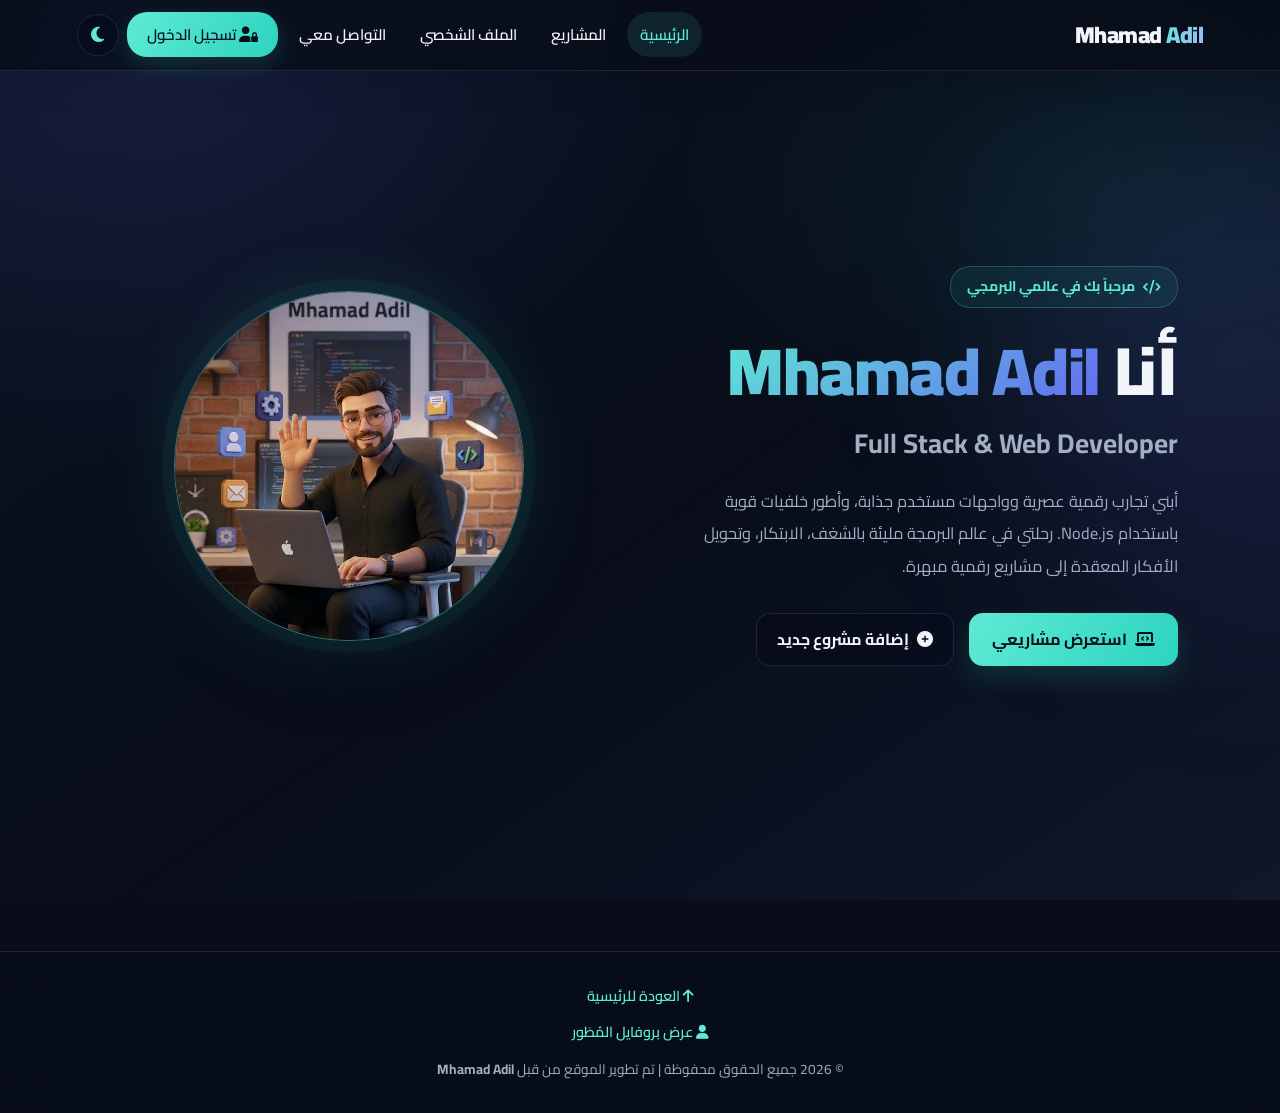
<file: index.html>
<!DOCTYPE html>
<html lang="ar" dir="rtl">
<head>
    <meta charset="UTF-8">
    <meta name="viewport" content="width=device-width, initial-scale=1.0">
    <title>Mhamad Adil - Full Stack Developer</title>
    <link href="https://fonts.googleapis.com/css2?family=Cairo:wght@300;400;600;700;900&display=swap" rel="stylesheet">
    <link rel="stylesheet" href="https://cdnjs.cloudflare.com/ajax/libs/font-awesome/6.4.0/css/all.min.css">
    <link rel="stylesheet" href="style.css">
</head>
<body>
    <!-- شاشة التحميل (JavaScript) -->
    <div id="loader">
        <div class="spinner-box">
            <div class="circle-border"><div class="circle-core"></div></div>
            <p class="loader-text">جاري التحميل...</p>
        </div>
    </div>

    <!-- شريط التنقل العلوي (Navbar) -->
    <nav class="navbar">
        <div class="logo">Mhamad <span>Adil</span></div>
        <ul class="nav-links">
            <li><a href="index.html" class="active">الرئيسية</a></li>
            <li><a href="projects.html">المشاريع</a></li>
            <li><a href="profile.html">الملف الشخصي</a></li>
            <li><a href="contact.html">التواصل معي</a></li>
            <li><a href="login.html" class="login-btn"><i class="fa-solid fa-user-lock"></i> تسجيل الدخول</a></li>
            <li>
                <button id="theme-toggle" class="theme-toggle-btn" title="تغيير المظهر" aria-label="تغيير المظهر">
                    <i class="fa-solid fa-moon"></i>
                </button>
            </li>
        </ul>
    </nav>

    <!-- الواجهة الرئيسية (Hero Section) المحدث -->
    <main>
        <section class="hero-section">
            <div class="hero-container">
                <div class="hero-content">
                    <div class="welcome-badge">
                        <i class="fa-solid fa-code"></i> مرحباً بك في عالمي البرمجي
                    </div>
                    <h1 class="glitch-text">أنا <span class="highlight">Mhamad Adil</span></h1>
                    <h2 class="hero-subtitle">Full Stack & Web Developer</h2>
                    <p class="hero-desc">
                        أبني تجارب رقمية عصرية وواجهات مستخدم جذابة، وأطور خلفيات قوية باستخدام Node.js. رحلتي في عالم البرمجة مليئة بالشغف، الابتكار، وتحويل الأفكار المعقدة إلى مشاريع رقمية مبهرة.
                    </p>
                    <div class="hero-buttons">
                        <a href="projects.html" class="btn-primary"><i class="fa-solid fa-laptop-code"></i> استعرض مشاريعي</a>
                        <a href="projects.html#add-project" class="btn-secondary"><i class="fa-solid fa-plus-circle"></i> إضافة مشروع جديد</a>
                    </div>
                </div>

                <div class="hero-image-wrapper">
                    <div class="profile-img-container">
                        <!-- ضع صورة صاحب الموقع باسم profile.jpg بجانب index.html -->
                        <img src="Mhamad_Dev 2 photo.jpeg" alt="صورة Mhamad Adil الشخصية" class="hero-profile-pic">
                    </div>
                </div>
            </div>
        </section>
    </main>

    <!-- الفوتر (Footer) -->
    <footer>
        <div class="footer-content">
            <a href="index.html" class="back-to-top"><i class="fa-solid fa-arrow-up"></i> العودة للرئيسية</a>
            <a href="profile.html" class="dev-profile-link"><i class="fa-solid fa-user"></i> عرض بروفايل المُطَور</a>
            <p class="copyright">© 2026 جميع الحقوق محفوظة | تم تطوير الموقع من قبل <strong>Mhamad Adil</strong></p>
        </div>
    </footer>

    <script src="script.js"></script>
</body>
</html>
</file>
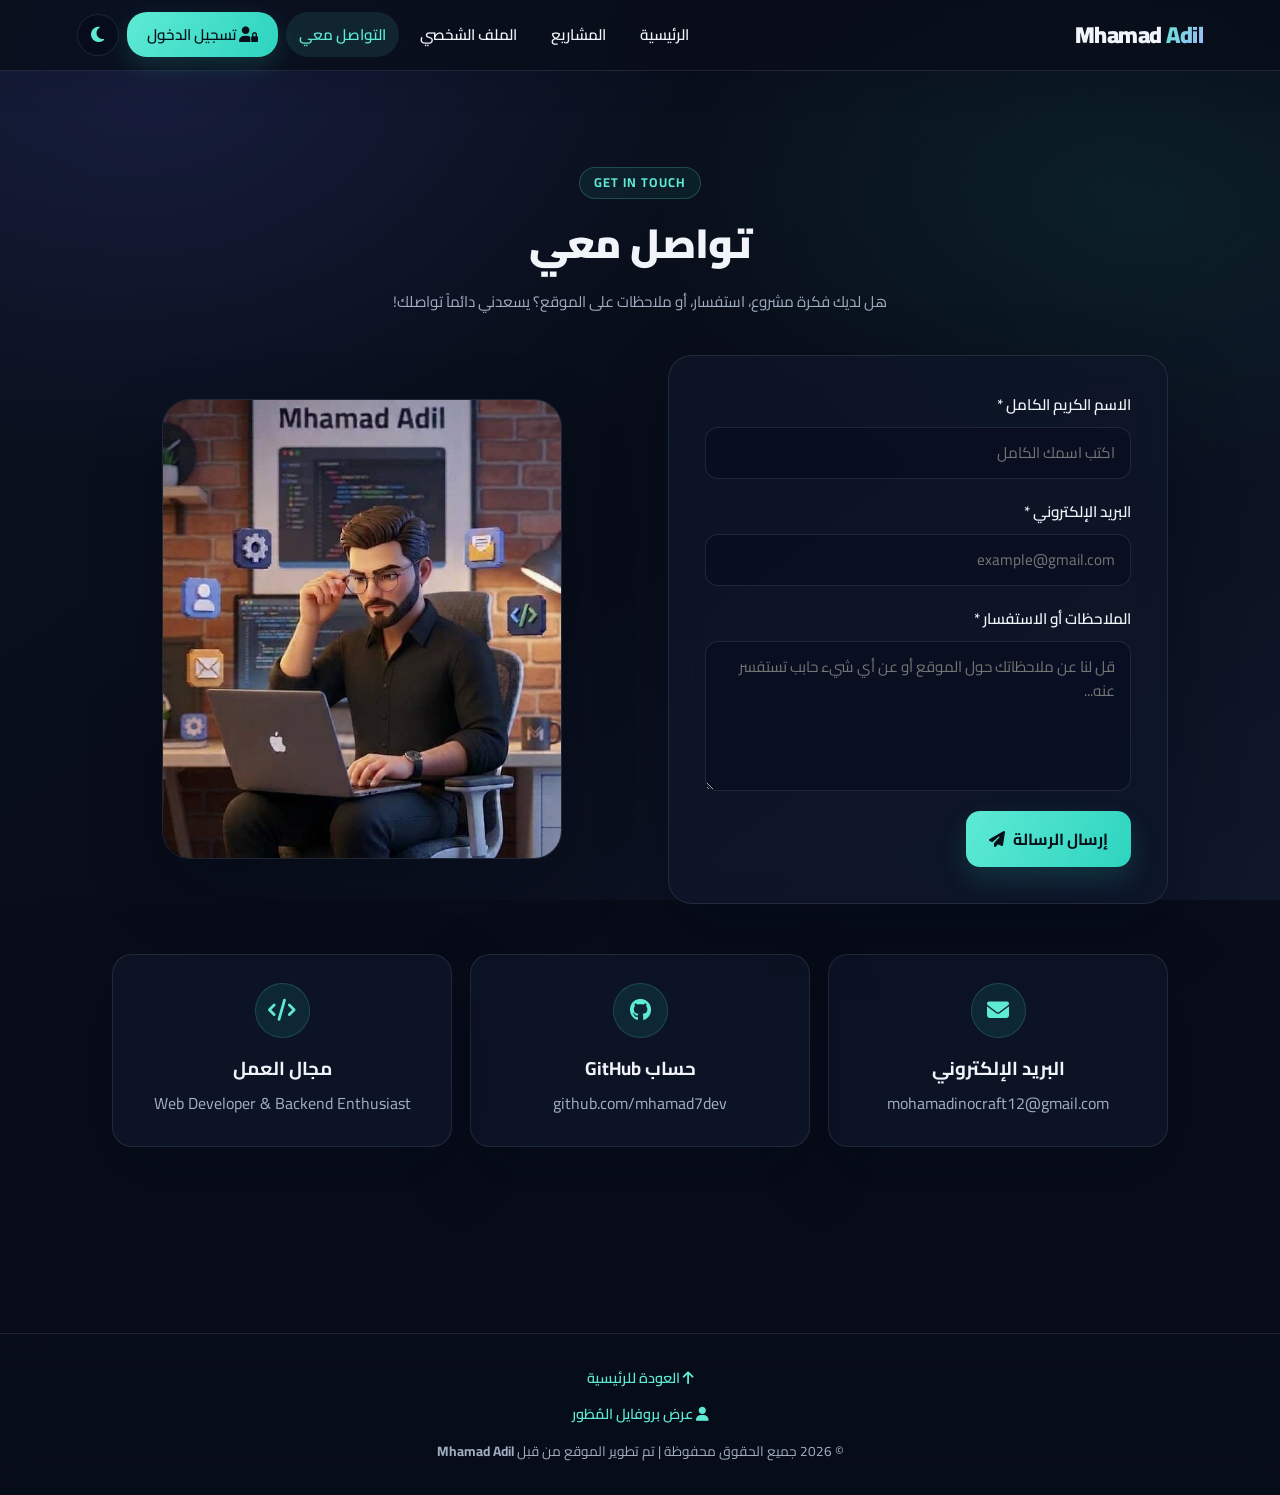
<file: contact.html>
<!DOCTYPE html>
<html lang="ar" dir="rtl">
<head>
    <meta charset="UTF-8">
    <meta name="viewport" content="width=device-width, initial-scale=1.0">
    <title>Mhamad Adil - التواصل معي</title>
    <link href="https://fonts.googleapis.com/css2?family=Cairo:wght@300;400;600;700;900&display=swap" rel="stylesheet">
    <link rel="stylesheet" href="https://cdnjs.cloudflare.com/ajax/libs/font-awesome/6.4.0/css/all.min.css">
    <link rel="stylesheet" href="style.css">
</head>
<body>
    <!-- شاشة التحميل (مهمة لـ script.js) -->
    <div id="loader">
        <div class="spinner-box">
            <div class="circle-border"><div class="circle-core"></div></div>
            <p class="loader-text">جاري التحميل...</p>
        </div>
    </div>

    <!-- النافبار -->
    <nav class="navbar">
        <div class="logo">Mhamad <span>Adil</span></div>
        <ul class="nav-links">
            <li><a href="index.html">الرئيسية</a></li>
            <li><a href="projects.html">المشاريع</a></li>
            <li><a href="profile.html">الملف الشخصي</a></li>
            <li><a href="contact.html" class="active">التواصل معي</a></li>
            <li><a href="login.html" class="login-btn"><i class="fa-solid fa-user-lock"></i> تسجيل الدخول</a></li>
            <li>
                <button id="theme-toggle" class="theme-toggle-btn" title="تغيير المظهر">
                    <i class="fa-solid fa-moon"></i>
                </button>
            </li>
        </ul>
    </nav>

    <!-- قسم التواصل الرئيسي -->
    <main class="contact-page-wrapper">
        <section class="section-container">
            <div class="section-header">
                <span class="sub-badge">GET IN TOUCH</span>
                <h2 class="section-title">تواصل معي</h2>
                <p class="section-desc">هل لديك فكرة مشروع، استفسار، أو ملاحظات على الموقع؟ يسعدني دائماً تواصلك!</p>
            </div>

            <!-- شبكة التواصل (النموذج والصورة) -->
            <div class="contact-grid">
                <!-- نموذج إرسال الرسالة -->
                <div class="contact-form-container">
                    <form id="contact-form" class="glass-card">
                        <div class="form-group">
                            <label for="contact-name">الاسم الكريم الكامل *</label>
                            <input type="text" id="contact-name" placeholder="اكتب اسمك الكامل" required>
                        </div>
                        <div class="form-group">
                            <label for="contact-email">البريد الإلكتروني *</label>
                            <input type="email" id="contact-email" placeholder="example@gmail.com" required>
                        </div>
                        <div class="form-group">
                            <label for="contact-message">الملاحظات أو الاستفسار *</label>
                            <textarea id="contact-message" rows="5" placeholder="قل لنا عن ملاحظاتك حول الموقع أو عن أي شيء حابب تستفسر عنه..." required></textarea>
                        </div>
                        <button type="submit" class="btn-submit">
                            إرسال الرسالة <i class="fa-solid fa-paper-plane"></i>
                        </button>
                    </form>
                </div>

                <!-- الجانب البصري (صورتك الشخصية الفخمة) -->
                <div class="contact-visual-side">
                    <div class="contact-img-wrapper">
                        <div class="visual-glow"></div>
                        <img src="Mhamad_Dev photo.jpeg" alt="Mhamad Adil" class="contact-pic">
                    </div>
                </div>
            </div>

            <!-- كروت معلومات التواصل السريعة -->
            <div class="contact-cards-container">
                <div class="info-card">
                    <div class="icon-box"><i class="fa-solid fa-envelope"></i></div>
                    <h3>البريد الإلكتروني</h3>
                    <p>mohamadinocraft12@gmail.com</p>
                </div>

                <!-- كرت GitHub القابل للضغط واللمس بشكل خاص -->
                <a href="https://github.com/mhamad7dev" target="_blank" rel="noopener noreferrer" class="info-card github-clickable-card">
                    <div class="icon-box"><i class="fa-brands fa-github"></i></div>
                    <h3>حساب GitHub</h3>
                    <p>github.com/mhamad7dev</p>
                </a>

                <div class="info-card">
                    <div class="icon-box"><i class="fa-solid fa-code"></i></div>
                    <h3>مجال العمل</h3>
                    <p>Web Developer & Backend Enthusiast</p>
                </div>
            </div>
        </section>
    </main>

    <!-- الفوتر -->
    <footer>
        <div class="footer-content">
            <a href="index.html" class="back-to-top"><i class="fa-solid fa-arrow-up"></i> العودة للرئيسية</a>
            <a href="profile.html" class="dev-profile-link"><i class="fa-solid fa-user"></i> عرض بروفايل المُطَور</a>
            <p class="copyright">© 2026 جميع الحقوق محفوظة | تم تطوير الموقع من قبل <strong>Mhamad Adil</strong></p>
        </div>
    </footer>

    <script src="script.js"></script>
</body>
</html>
</file>
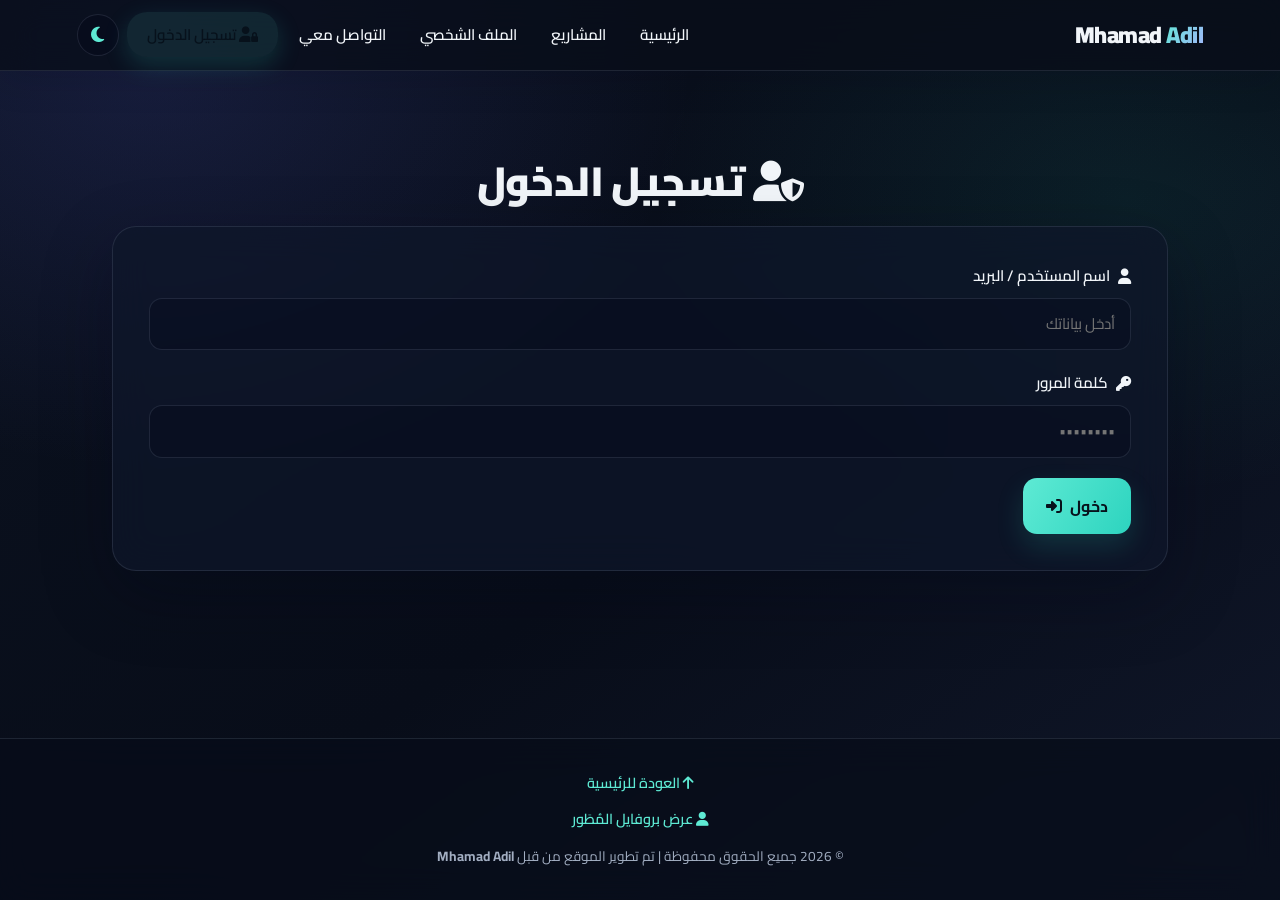
<file: login.html>
<!DOCTYPE html>
<html lang="ar" dir="rtl">
<head>
    <meta charset="UTF-8">
    <meta name="viewport" content="width=device-width, initial-scale=1.0">
    <title>Mhamad Adil - تسجيل الدخول</title>
    <link href="https://fonts.googleapis.com/css2?family=Cairo:wght@300;400;600;700;900&display=swap" rel="stylesheet">
    <link rel="stylesheet" href="https://cdnjs.cloudflare.com/ajax/libs/font-awesome/6.4.0/css/all.min.css">
    <link rel="stylesheet" href="style.css">
</head>
<body>
    <!-- شاشة التحميل -->
    <div id="loader">
        <div class="spinner-box">
            <div class="circle-border"><div class="circle-core"></div></div>
            <p class="loader-text">جاري التحميل...</p>
        </div>
    </div>

    <!-- شريط التنقل العلوي -->
    <nav class="navbar">
        <div class="logo">Mhamad <span>Adil</span></div>
        <ul class="nav-links">
            <li><a href="index.html">الرئيسية</a></li>
            <li><a href="projects.html">المشاريع</a></li>
            <li><a href="profile.html">الملف الشخصي</a></li>
            <li><a href="contact.html">التواصل معي</a></li>
            <li><a href="login.html" class="login-btn active"><i class="fa-solid fa-user-lock"></i> تسجيل الدخول</a></li>
            <li>
                <button id="theme-toggle" class="theme-toggle-btn" title="تغيير المظهر">
                    <i class="fa-solid fa-moon"></i>
                </button>
            </li>
        </ul>
    </nav>

    <!-- نموذج تسجيل الدخول -->
    <main>
        <section class="section-container">
            <h2 class="section-title"><i class="fa-solid fa-user-shield"></i> تسجيل الدخول</h2>
            <form id="login-form" class="glass-card">
                <div class="form-group">
                    <label for="login-username"><i class="fa-solid fa-user"></i> اسم المستخدم / البريد</label>
                    <input type="text" id="login-username" placeholder="أدخل بياناتك" required>
                </div>
                <div class="form-group">
                    <label for="login-password"><i class="fa-solid fa-key"></i> كلمة المرور</label>
                    <input type="password" id="login-password" placeholder="••••••••" required>
                </div>
                <button type="submit" class="btn-submit">دخول <i class="fa-solid fa-right-to-bracket"></i></button>
            </form>
        </section>
    </main>

    <!-- الفوتر -->
    <footer>
        <div class="footer-content">
            <a href="index.html" class="back-to-top"><i class="fa-solid fa-arrow-up"></i> العودة للرئيسية</a>
            <a href="profile.html" class="dev-profile-link"><i class="fa-solid fa-user"></i> عرض بروفايل المُطَور</a>
            <p class="copyright">© 2026 جميع الحقوق محفوظة | تم تطوير الموقع من قبل <strong>Mhamad Adil</strong></p>
        </div>
    </footer>

    <script src="script.js"></script>
</body>
</html>
</file>
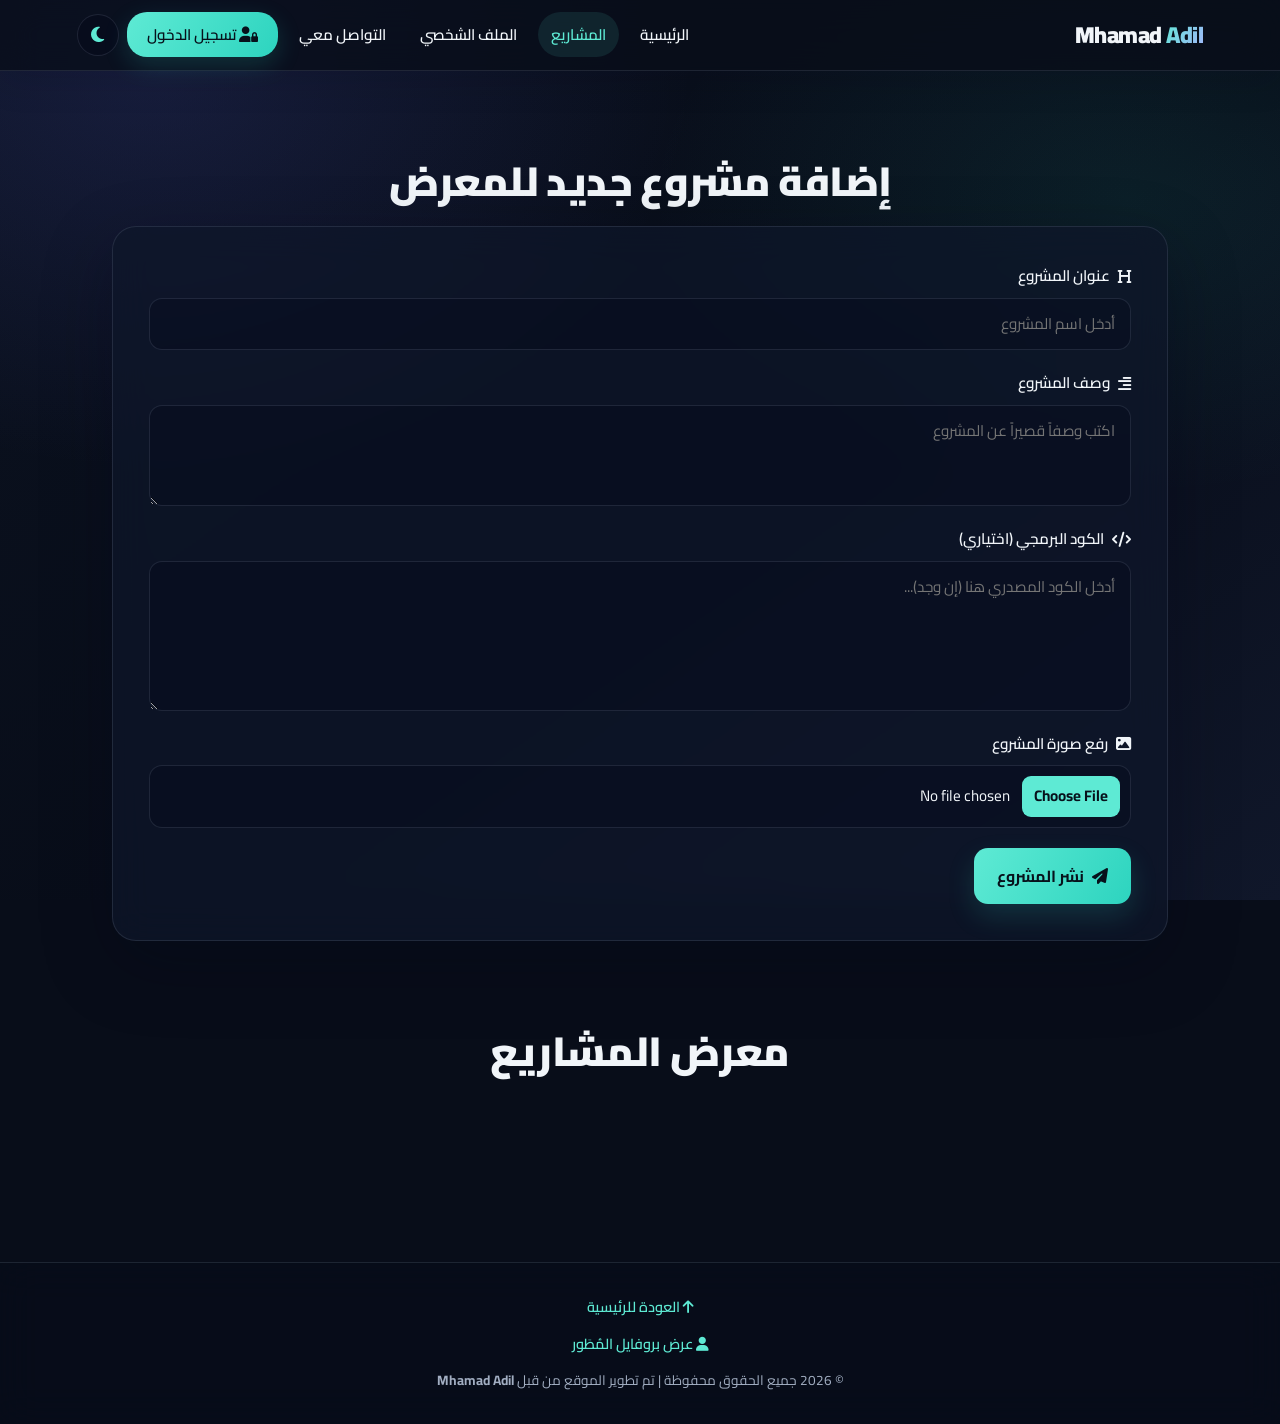
<file: projects.html>
<!DOCTYPE html>
<html lang="ar" dir="rtl">
<head>
    <meta charset="UTF-8">
    <meta name="viewport" content="width=device-width, initial-scale=1.0">
    <title>Mhamad Adil - المشاريع</title>
    <link href="https://fonts.googleapis.com/css2?family=Cairo:wght@300;400;600;700;900&display=swap" rel="stylesheet">
    <link rel="stylesheet" href="https://cdnjs.cloudflare.com/ajax/libs/font-awesome/6.4.0/css/all.min.css">
    <link rel="stylesheet" href="style.css">
</head>
<body>
    <!-- شاشة التحميل (خاصة بالـ JS) -->
    <div id="loader">
        <div class="spinner-box">
            <div class="circle-border"><div class="circle-core"></div></div>
            <p class="loader-text">جاري التحميل...</p>
        </div>
    </div>

    <!-- شريط التنقل العلوي -->
    <nav class="navbar">
        <div class="logo">Mhamad <span>Adil</span></div>
        <ul class="nav-links">
            <li><a href="index.html">الرئيسية</a></li>
            <li><a href="projects.html" class="active">المشاريع</a></li>
            <li><a href="profile.html">الملف الشخصي</a></li>
            <li><a href="contact.html">التواصل معي</a></li>
            <li><a href="login.html" class="login-btn"><i class="fa-solid fa-user-lock"></i> تسجيل الدخول</a></li>
            <li>
                <button id="theme-toggle" class="theme-toggle-btn" title="تغيير المظهر">
                    <i class="fa-solid fa-moon"></i>
                </button>
            </li>
        </ul>
    </nav>

    <main>
        <!-- قسم إضافة مشروع جديد -->
        <section id="add-project" class="section-container">
            <h2 class="section-title">إضافة مشروع جديد للمعرض</h2>
            <form id="project-form" class="glass-card">
                <div class="form-group">
                    <label for="project-title"><i class="fa-solid fa-heading"></i> عنوان المشروع</label>
                    <input type="text" id="project-title" placeholder="أدخل اسم المشروع" required>
                </div>
                <div class="form-group">
                    <label for="project-desc"><i class="fa-solid fa-align-right"></i> وصف المشروع</label>
                    <textarea id="project-desc" rows="3" placeholder="اكتب وصفاً قصيراً عن المشروع" required></textarea>
                </div>
                <div class="form-group">
                    <label for="project-code"><i class="fa-solid fa-code"></i> الكود البرمجي (اختياري)</label>
                    <textarea id="project-code" rows="5" placeholder="أدخل الكود المصدري هنا (إن وجد)..."></textarea>
                </div>
                <div class="form-group">
                    <label for="project-image"><i class="fa-solid fa-image"></i> رفع صورة المشروع</label>
                    <input type="file" id="project-image" class="custom-file-input" accept="image/*" required>
                </div>
                <button type="submit" class="btn-submit"><i class="fa-solid fa-paper-plane"></i> نشر المشروع</button>
            </form>
        </section>

        <!-- قسم عرض معرض المشاريع -->
        <section class="section-container">
            <h2 class="section-title">معرض المشاريع</h2>
            <div id="projects-grid" class="projects-grid"></div>
        </section>
    </main>

    <!-- Modal عرض وتعديل الكود البرمجي -->
    <div id="code-modal" class="modal">
        <div class="modal-content glass-card code-modal-content">
            <span class="close-code-modal">&times;</span>
            <h3 id="code-modal-title">كود المشروع</h3>
            <textarea id="modal-code-editor" rows="12"></textarea>
            <button id="save-code-btn" class="btn-submit">حفظ التعديلات</button>
        </div>
    </div>

    <!-- الفوتر -->
    <footer>
        <div class="footer-content">
            <a href="index.html" class="back-to-top"><i class="fa-solid fa-arrow-up"></i> العودة للرئيسية</a>
            <a href="profile.html" class="dev-profile-link"><i class="fa-solid fa-user"></i> عرض بروفايل المُطَور</a>
            <p class="copyright">© 2026 جميع الحقوق محفوظة | تم تطوير الموقع من قبل <strong>Mhamad Adil</strong></p>
        </div>
    </footer>

    <script src="script.js"></script>
</body>
</html>
</file>
<file: style.css>
/* ==========================================
   المتغيرات والألوان (Theme Variables)
   ========================================== */
:root {
  --primary-color: #00d2ff;
  --secondary-color: #3a7bd5;
  --accent-color: #00f2fe;
  --bg-main: #0f172a;
  --bg-gradient: radial-gradient(circle at top, #1e293b, #0f172a);
  --text-main: #f8fafc;
  --text-muted: #94a3b8;
  --glass-bg: rgba(255, 255, 255, 0.04);
  --glass-border: rgba(255, 255, 255, 0.12);
  --glass-blur: blur(22px);
  --glass-shadow: 0 8px 32px 0 rgba(0, 0, 0, 0.45);
  --input-bg: rgba(255, 255, 255, 0.05);
  --card-hover-bg: rgba(255, 255, 255, 0.08);
}

body.light-mode {
  --primary-color: #0284c7;
  --secondary-color: #2563eb;
  --accent-color: #0ea5e9;
  --bg-main: #f1f5f9;
  --bg-gradient: radial-gradient(circle at top, #ffffff, #e2e8f0);
  --text-main: #0f172a;
  --text-muted: #475569;
  --glass-bg: rgba(255, 255, 255, 0.65);
  --glass-border: rgba(255, 255, 255, 0.8);
  --glass-blur: blur(25px);
  --glass-shadow: 0 8px 32px 0 rgba(31, 38, 135, 0.12);
  --input-bg: rgba(0, 0, 0, 0.03);
  --card-hover-bg: rgba(255, 255, 255, 0.85);
}

* {
  box-sizing: border-box;
  margin: 0;
  padding: 0;
  font-family: "Cairo", sans-serif;
  scroll-behavior: smooth;
}

body {
  background: var(--bg-gradient);
  background-attachment: fixed;
  color: var(--text-main);
  min-height: 100vh;
  display: flex;
  flex-direction: column;
  transition: background 0.4s ease, color 0.4s ease;
}

main { flex: 1; }

/* ==========================================
   1. شاشة التحميل (Loader)
   ========================================== */
#loader {
  position: fixed;
  inset: 0;
  background: var(--bg-main);
  z-index: 9999;
  display: flex;
  justify-content: center;
  align-items: center;
  transition: opacity 0.5s ease, visibility 0.5s ease;
}

#loader.is-hidden {
  opacity: 0;
  visibility: hidden;
  pointer-events: none;
}

.spinner-box { text-align: center; }

.circle-border {
  width: 80px;
  height: 80px;
  padding: 3px;
  display: flex;
  justify-content: center;
  align-items: center;
  border-radius: 50%;
  background: linear-gradient(0deg, rgba(0, 210, 255, 0.1) 33%, var(--primary-color) 100%);
  animation: spin 0.8s linear infinite;
}

.circle-core {
  width: 100%;
  height: 100%;
  background-color: var(--bg-main);
  border-radius: 50%;
}

@keyframes spin {
  from { transform: rotate(0deg); }
  to { transform: rotate(360deg); }
}

.loader-text {
  margin-top: 15px;
  letter-spacing: 2px;
  color: var(--primary-color);
  font-weight: 700;
}

/* ==========================================
   2. شريط التنقل (Navbar)
   ========================================== */
.navbar {
  display: flex;
  justify-content: space-between;
  align-items: center;
  padding: 15px 8%;
  background: var(--glass-bg);
  backdrop-filter: var(--glass-blur);
  -webkit-backdrop-filter: var(--glass-blur);
  position: sticky;
  top: 0;
  z-index: 100;
  border-bottom: 1px solid var(--glass-border);
  box-shadow: 0 4px 20px rgba(0, 0, 0, 0.05);
  transition: background 0.4s ease;
}

.logo { font-size: 1.6rem; font-weight: 900; letter-spacing: 0.5px; }
.logo span { color: var(--primary-color); }

.nav-links {
  display: flex;
  list-style: none;
  gap: 18px;
  align-items: center;
}

.nav-links a {
  color: var(--text-main);
  text-decoration: none;
  transition: all 0.3s ease;
  font-size: 0.95rem;
  font-weight: 600;
  padding: 6px 12px;
  border-radius: 8px;
}

.nav-links a:hover,
.nav-links a.active {
  color: var(--primary-color);
  background: rgba(0, 210, 255, 0.08);
}

.login-btn {
  background: linear-gradient(135deg, var(--primary-color), var(--secondary-color));
  color: #fff !important;
  padding: 8px 20px !important;
  border-radius: 20px !important;
  box-shadow: 0 4px 15px rgba(0, 210, 255, 0.3);
}

.login-btn:hover {
  transform: translateY(-2px);
  box-shadow: 0 6px 20px rgba(0, 210, 255, 0.5);
}

.theme-toggle-btn {
  background: var(--input-bg);
  border: 1px solid var(--glass-border);
  color: var(--primary-color);
  width: 40px;
  height: 40px;
  border-radius: 50%;
  cursor: pointer;
  display: flex;
  align-items: center;
  justify-content: center;
  font-size: 1.1rem;
  transition: all 0.3s ease;
}

.theme-toggle-btn:hover {
  transform: rotate(20deg) scale(1.08);
  background: var(--primary-color);
  color: #fff;
}

/* ==========================================
   3. الحاويات والعناوين الرئيسية
   ========================================== */
.glass-card {
  background: var(--glass-bg);
  backdrop-filter: var(--glass-blur);
  -webkit-backdrop-filter: var(--glass-blur);
  border: 1px solid var(--glass-border);
  border-radius: 20px;
  padding: 30px;
  box-shadow: var(--glass-shadow);
  transition: background 0.4s ease, border 0.4s ease, transform 0.3s ease;
}

.section-container { max-width: 1000px; margin: 30px auto; padding: 0 20px; }
.section-header { text-align: center; margin-bottom: 30px; }

.sub-badge {
  display: inline-block;
  background: rgba(0, 210, 255, 0.1);
  color: var(--primary-color);
  padding: 4px 14px;
  border-radius: 20px;
  font-size: 0.8rem;
  font-weight: 700;
  margin-bottom: 10px;
  border: 1px solid var(--glass-border);
  letter-spacing: 1px;
}

.section-title { text-align: center; font-size: 2.2rem; font-weight: 900; margin-bottom: 8px; }
.section-desc { text-align: center; color: var(--text-muted); font-size: 0.95rem; }

/* ==========================================
   4. الواجهة الرئيسية (Hero Section)
   ========================================== */
.hero-section {
  min-height: 80vh;
  display: flex;
  align-items: center;
  padding: 40px 8%;
}

.hero-container {
  display: flex;
  justify-content: space-between;
  align-items: center;
  width: 100%;
  gap: 50px;
  flex-wrap: wrap;
}

.hero-content { flex: 1; min-width: 300px; text-align: right; }

.welcome-badge {
  display: inline-flex;
  align-items: center;
  gap: 8px;
  background: rgba(0, 210, 255, 0.1);
  color: var(--primary-color);
  padding: 6px 16px;
  border-radius: 20px;
  font-size: 14px;
  font-weight: 700;
  margin-bottom: 20px;
  border: 1px solid var(--glass-border);
}

.hero-content h1 { font-size: 3rem; margin-bottom: 10px; font-weight: 900; line-height: 1.2; }
.hero-subtitle { font-size: 1.5rem; color: var(--text-muted); margin-bottom: 20px; font-weight: 700; }

.highlight {
  color: var(--primary-color);
  background: linear-gradient(135deg, var(--primary-color), var(--secondary-color));
  background-clip: text;
  -webkit-background-clip: text;
  -webkit-text-fill-color: transparent;
}

.hero-desc { max-width: 650px; margin: 0 0 30px 0; color: var(--text-muted); line-height: 1.8; font-size: 1.05rem; }
.hero-buttons { display: flex; gap: 15px; flex-wrap: wrap; }

.hero-image-wrapper {
  flex: 1;
  display: flex;
  justify-content: center;
  align-items: center;
  position: relative;
  min-width: 300px;
  isolation: isolate;
}

/* تم توحيد اسم الكلاس مع HTML حتى تظهر الصورة داخل الإطار */
.profile-img-container,
.profile-img-container-hero {
  position: relative;
  z-index: 2;
  width: 310px;
  height: 310px;
  flex: 0 0 310px;
  border-radius: 50%;
  overflow: hidden;
  border: 3px solid var(--glass-border);
  box-shadow: 0 0 0 10px rgba(0, 210, 255, 0.04), 0 0 45px rgba(0, 210, 255, 0.18), var(--glass-shadow);
  animation: morphing 8s ease-in-out infinite, profile-float 5s ease-in-out infinite;
  background: var(--glass-bg);
}

.profile-img-container::before,
.profile-img-container-hero::before {
  content: "";
  position: absolute;
  inset: -12px;
  border-radius: inherit;
  border: 1px solid rgba(0, 210, 255, 0.45);
  pointer-events: none;
  z-index: 3;
}

.hero-profile-pic {
  display: block;
  width: 100%;
  height: 100%;
  object-fit: cover;
  object-position: center;
  transition: transform 0.5s ease;
}

.profile-img-container:hover .hero-profile-pic,
.profile-img-container-hero:hover .hero-profile-pic { transform: scale(1.06); }

@keyframes morphing {
  0%, 100% { border-radius: 50%; }
  50% { border-radius: 44% 56% 53% 47% / 48% 43% 57% 52%; }
}

@keyframes profile-float {
  0%, 100% { translate: 0 0; }
  50% { translate: 0 -10px; }
}

/* حركة دخول لطيفة لعناصر الواجهة */
.hero-content > * {
  animation: hero-enter 0.7s ease both;
}
.hero-content > *:nth-child(1) { animation-delay: 0.1s; }
.hero-content > *:nth-child(2) { animation-delay: 0.2s; }
.hero-content > *:nth-child(3) { animation-delay: 0.3s; }
.hero-content > *:nth-child(4) { animation-delay: 0.4s; }
.hero-content > *:nth-child(5) { animation-delay: 0.5s; }

@keyframes hero-enter {
  from { opacity: 0; transform: translateY(18px); }
  to { opacity: 1; transform: translateY(0); }
}

/* ==========================================
   5. الأزرار والحقول (Buttons & Inputs)
   ========================================== */
.btn-primary,
.btn-submit {
  background: linear-gradient(135deg, var(--primary-color), var(--secondary-color));
  color: white;
  padding: 12px 30px;
  border: none;
  border-radius: 12px;
  cursor: pointer;
  font-weight: 700;
  font-size: 1rem;
  text-decoration: none;
  display: inline-flex;
  align-items: center;
  justify-content: center;
  gap: 8px;
  transition: all 0.3s ease;
  box-shadow: 0 5px 18px rgba(0, 210, 255, 0.25);
}

.btn-secondary {
  background: var(--input-bg);
  border: 1px solid var(--glass-border);
  color: var(--text-main);
  padding: 12px 24px;
  border-radius: 12px;
  font-weight: 700;
  text-decoration: none;
  display: inline-flex;
  align-items: center;
  gap: 8px;
  transition: all 0.3s ease;
}

.btn-secondary:hover { border-color: var(--primary-color); background: rgba(0, 210, 255, 0.1); }
.btn-primary:hover, .btn-submit:hover { transform: translateY(-3px); box-shadow: 0 8px 25px rgba(0, 210, 255, 0.45); }

.form-group { margin-bottom: 22px; display: flex; flex-direction: column; gap: 10px; }
.form-group label { font-weight: 600; font-size: 0.95rem; display: flex; align-items: center; gap: 8px; }

input, textarea {
  background: var(--input-bg);
  border: 1px solid var(--glass-border);
  padding: 14px;
  border-radius: 12px;
  color: var(--text-main);
  outline: none;
  font-size: 0.95rem;
  transition: all 0.3s ease;
}

input:focus, textarea:focus {
  border-color: var(--primary-color);
  box-shadow: 0 0 12px rgba(0, 210, 255, 0.3);
  background: rgba(255, 255, 255, 0.08);
}

/* ==========================================
   6. صفحة التواصل (Contact Grid & Visual)
   ========================================== */
.contact-page-wrapper { padding: 20px 0; }

.contact-grid {
  display: grid;
  grid-template-columns: 1fr 1fr;
  gap: 40px;
  align-items: center;
  margin-bottom: 50px;
}

.contact-visual-side { display: flex; justify-content: center; align-items: center; }

.contact-img-wrapper {
  position: relative;
  width: 100%;
  max-width: 400px;
  height: 460px;
  border-radius: 24px;
  overflow: hidden;
  border: 1px solid var(--glass-border);
  box-shadow: var(--glass-shadow);
}

.visual-glow {
  position: absolute;
  top: -20%;
  right: -20%;
  width: 250px;
  height: 250px;
  background: var(--primary-color);
  filter: blur(80px);
  opacity: 0.3;
  z-index: 1;
}

.contact-pic { width: 100%; height: 100%; object-fit: cover; position: relative; z-index: 2; transition: transform 0.5s ease; }
.contact-img-wrapper:hover .contact-pic { transform: scale(1.04); }
.contact-cards-container { display: grid; grid-template-columns: repeat(auto-fit, minmax(240px, 1fr)); gap: 25px; }

.info-card {
  background: var(--glass-bg);
  border: 1px solid var(--glass-border);
  padding: 25px;
  border-radius: 16px;
  text-align: center;
  transition: transform 0.3s ease, border-color 0.3s ease;
}

.info-card:hover { transform: translateY(-5px); border-color: var(--primary-color); }

.icon-box {
  width: 55px;
  height: 55px;
  background: rgba(0, 210, 255, 0.1);
  color: var(--primary-color);
  border-radius: 50%;
  display: flex;
  justify-content: center;
  align-items: center;
  font-size: 22px;
  margin: 0 auto 15px auto;
  border: 1px solid var(--glass-border);
}

/* ==========================================
   7. صفحة المشاريع (Projects Grid & Cards)
   ========================================== */
.projects-grid { display: grid; grid-template-columns: repeat(auto-fill, minmax(310px, 1fr)); gap: 30px; }

.project-card { display: flex; flex-direction: column; gap: 15px; transition: all 0.3s ease; }
.project-card:hover { transform: translateY(-8px); background: var(--card-hover-bg); }

.project-img { width: 100%; height: 200px; object-fit: cover; border-radius: 14px; border: 1px solid var(--glass-border); }
.project-title { font-size: 1.3rem; font-weight: 700; }
.project-desc { color: var(--text-muted); font-size: 0.92rem; line-height: 1.6; }
.project-actions { display: flex; gap: 8px; margin-top: 10px; flex-wrap: wrap; }

.action-btn {
  background: var(--input-bg);
  border: 1px solid var(--glass-border);
  color: var(--text-main);
  padding: 8px 14px;
  border-radius: 8px;
  cursor: pointer;
  font-size: 0.88rem;
  font-weight: 600;
  display: flex;
  align-items: center;
  gap: 6px;
  transition: all 0.25s ease;
}

.action-btn:hover { background: var(--primary-color); color: #fff; border-color: var(--primary-color); }
.action-btn.delete-btn:hover { background: #ef4444; color: #fff; border-color: #ef4444; }
.comments-container { margin-top: 15px; border-top: 1px solid var(--glass-border); padding-top: 12px; }
.comments-list { max-height: 120px; overflow-y: auto; font-size: 0.88rem; margin-bottom: 10px; display: flex; flex-direction: column; gap: 6px; }
.comment-item { background: rgba(0, 0, 0, 0.15); padding: 8px 12px; border-radius: 8px; border: 1px solid var(--glass-border); }

/* ==========================================
   8. صفحة البروفايل
   ========================================== */
.profile-card-horizontal {
  display: flex;
  flex-direction: row;
  align-items: center;
  justify-content: space-between;
  gap: 30px;
  width: 100%;
  padding: 35px 40px;
  background: var(--glass-bg);
  backdrop-filter: var(--glass-blur);
  -webkit-backdrop-filter: var(--glass-blur);
  border: 1px solid var(--glass-border);
  border-radius: 24px;
  box-shadow: var(--glass-shadow);
  position: relative;
  overflow: hidden;
}

.profile-info-side { 
  flex: 1; 
  display: flex; 
  flex-direction: column; 
  gap: 12px; 
  text-align: right; 
  order: 1; 
}

.profile-card-horizontal .profile-img-container { 
  position: relative; 
  width: 220px; 
  height: 220px; 
  flex: 0 0 220px; /* لتثبيت حجم الحاوي ومنع انضغاطه */
  aspect-ratio: 1 / 1; /* لضمان أبعاد متساوية 100% */
  margin: 0; 
  order: 2; 
}

.profile-card-horizontal #user-avatar { 
  width: 100%; 
  height: 100%; 
  border-radius: 50%; 
  object-fit: cover; 
  border: 4px solid var(--primary-color); 
  box-shadow: 0 0 30px rgba(0, 210, 255, 0.45); 
  display: block;
}

.avatar-edit-btn { 
  position: absolute; 
  bottom: 5px; 
  left: 5px; 
  background: var(--primary-color); 
  color: #fff; 
  width: 42px; 
  height: 42px; 
  border-radius: 50%; 
  display: flex; 
  align-items: center; 
  justify-content: center; 
  cursor: pointer; 
  box-shadow: 0 4px 12px rgba(0, 0, 0, 0.4); 
  transition: transform 0.2s ease; 
  z-index: 10; 
}

.avatar-edit-btn:hover { 
  transform: scale(1.15); 
}

.profile-name { 
  font-size: 1.7rem; 
  font-weight: 900; 
  color: var(--text-main); 
  margin: 0; 
}

.username-tag { 
  color: var(--primary-color); 
  font-size: 1.1rem; 
  font-weight: 700; 
}

.profile-role { 
  color: var(--primary-color); 
  font-size: 0.95rem; 
  font-weight: 700; 
  margin: 0; 
  display: flex; 
  align-items: center; 
  gap: 8px; 
}

.profile-bio { 
  color: var(--text-muted); 
  font-size: 0.95rem; 
  line-height: 1.6; 
  margin: 0; 
}

.profile-card-horizontal .profile-skills-tags { 
  display: flex; 
  justify-content: flex-start; 
  gap: 8px; 
  flex-wrap: wrap; 
  margin: 4px 0; 
}

.profile-skills-tags span { 
  background: var(--input-bg); 
  border: 1px solid var(--glass-border); 
  color: var(--text-main); 
  padding: 5px 14px; 
  border-radius: 16px; 
  font-size: 0.82rem; 
  font-weight: 600; 
}

.profile-stats-box { 
  display: flex; 
  justify-content: space-between; 
  align-items: center; 
  width: 100%; 
  background: var(--input-bg); 
  padding: 12px 20px; 
  border-radius: 14px; 
  border: 1px solid var(--glass-border); 
  box-sizing: border-box; 
  margin-top: 5px; 
}

.profile-stats-box .stat { 
  display: flex; 
  flex-direction: column; 
  align-items: flex-start; 
  gap: 2px; 
}

.profile-stats-box #stat-count { 
  font-size: 1.2rem; 
  color: var(--primary-color); 
  font-weight: 800; 
}

.git-link { 
  display: inline-flex; 
  align-items: center; 
  gap: 8px; 
  text-decoration: none; 
  font-size: 0.9rem; 
  font-weight: 700; 
  color: var(--text-main); 
  background: var(--glass-bg); 
  border: 1px solid var(--glass-border); 
  padding: 8px 16px; 
  border-radius: 10px; 
  transition: all 0.3s ease; 
}

.git-link:hover { 
  background: var(--primary-color); 
  color: #fff; 
  border-color: var(--primary-color); 
}

/* ==========================================
   9. الفوتر المصلح بالكامل (Footer Fixed)
   ========================================== */
footer {
  background: var(--glass-bg);
  backdrop-filter: var(--glass-blur);
  -webkit-backdrop-filter: var(--glass-blur);
  padding: 25px 20px;
  text-align: center;
  border-top: 1px solid var(--glass-border);
  margin-top: 50px;
  width: 100%;
}

.footer-content { display: flex; flex-direction: column; gap: 12px; align-items: center; justify-content: center; max-width: 1000px; margin: 0 auto; }
.footer-content a { color: var(--primary-color); text-decoration: none; font-weight: 600; font-size: 0.9rem; transition: opacity 0.2s; }
.footer-content a:hover { opacity: 0.8; }
.footer-content .copyright { color: var(--text-muted); font-size: 0.85rem; }

/* ==========================================
   10. التجاوب التام مع الجوال والآيباد 
   ========================================== */

/* iPad portrait and landscape (768px - 1024px) */
@media screen and (min-width: 769px) and (max-width: 1024px) {
  .navbar {
    padding-inline: 3%;
  }

  .nav-links {
    gap: 4px;
    flex-wrap: wrap;
    justify-content: flex-start;
  }

  .nav-links a {
    padding-inline: 9px;
    font-size: 0.84rem;
  }

  .hero-section {
    min-height: auto;
    padding-block: 64px;
  }

  .hero-container {
    gap: 28px;
  }

  .hero-content h1 {
    font-size: clamp(2.35rem, 5vw, 3.25rem);
  }

  .hero-desc {
    line-height: 1.85;
  }

  .profile-img-container,
  .profile-img-container-hero {
    width: clamp(220px, 28vw, 280px);
    height: clamp(220px, 28vw, 280px);
    flex-basis: clamp(220px, 28vw, 280px);
  }

  .section-container {
    padding-inline: 28px;
  }

  .projects-grid {
    grid-template-columns: repeat(2, minmax(0, 1fr));
  }

  .project-img {
    height: 210px;
  }

  .contact-cards-container {
    grid-template-columns: repeat(2, minmax(0, 1fr));
  }

  .profile-stats-box {
    flex-direction: row;
  }
}

@media screen and (max-width: 1024px) and (orientation: portrait) {
  .navbar {
    flex-direction: column;
    align-items: stretch;
    gap: 10px;
  }

  .logo {
    text-align: center;
  }

  .nav-links {
    width: 100%;
    justify-content: center;
  }

  .nav-links a {
    min-height: 38px;
    display: inline-flex;
    align-items: center;
    justify-content: center;
  }

  .hero-container {
    flex-direction: column-reverse;
  }

  .hero-content {
    width: 100%;
    max-width: 680px;
    margin-inline: auto;
    text-align: center;
  }

  .hero-buttons {
    justify-content: center;
  }

  .hero-image-wrapper {
    width: 100%;
  }

  .hero-desc {
    margin-inline: auto;
  }

  .profile-card-horizontal {
    flex-direction: column;
  }
}

@media screen and (max-width: 900px) {
  .contact-grid { 
    grid-template-columns: 1fr !important; 
  }
  
  .profile-card-horizontal { 
    flex-direction: column !important; 
    align-items: center !important;
    text-align: center !important; 
    padding: 30px 20px !important; 
  }
  
  .profile-info-side { 
    order: 2 !important; 
    align-items: center !important; 
    text-align: center !important; 
    flex: unset !important;
    width: 100% !important;
  }
  
  .profile-card-horizontal .profile-img-container { 
    order: 1 !important; 
    width: 170px !important; 
    height: 170px !important; 
    flex: 0 0 170px !important;
    aspect-ratio: 1 / 1 !important;
    margin: 0 auto !important;
  }
  
  .profile-card-horizontal .profile-skills-tags { 
    justify-content: center !important; 
  }
  
  .profile-role {
    justify-content: center !important;
  }

  .profile-stats-box { 
    flex-direction: column !important; 
    gap: 12px !important; 
  }
  
  .profile-stats-box .stat { 
    align-items: center !important; 
  }
}

@media screen and (max-width: 768px) {
  .navbar { 
    padding: 15px 5% !important; 
    flex-direction: column !important; 
    gap: 15px !important; 
  }
  
  .nav-links { 
    flex-wrap: wrap !important; 
    justify-content: center !important; 
    gap: 10px !important; 
  }
  
  .hero-container { 
    flex-direction: column-reverse !important; 
    text-align: center !important; 
  }
  
  .hero-content { 
    text-align: center !important; 
  }
  
  .hero-content h1 { 
    font-size: 2.1rem !important; 
  }
  
  .hero-buttons { 
    justify-content: center !important; 
  }
  
  .hero-image-wrapper { 
    min-width: 0 !important; 
    width: 100% !important; 
  }
  
  .projects-grid { 
    grid-template-columns: 1fr !important; 
  }
}

@media screen and (max-width: 480px) {
  .btn-primary, .btn-submit { 
    width: 100% !important; 
  }
  
  .action-btn { 
    flex: 1 !important; 
    justify-content: center !important; 
  }
  
  .hero-section { 
    padding: 30px 5% !important; 
  }
  
  .hero-content { 
    min-width: 0 !important; 
  }
  
  .hero-content h1 { 
    font-size: 1.85rem !important; 
  }
  
  .hero-subtitle { 
    font-size: 1.15rem !important; 
  }
}

/* ==========================================
   11. تنسيق كرت GitHub التفاعلي والقابل للنقر
   ========================================== */
a.info-card.github-clickable-card {
  text-decoration: none;
  color: inherit;
  display: block;
  cursor: pointer;
  transition: transform 0.3s ease, border-color 0.3s ease, box-shadow 0.3s ease;
}

a.info-card.github-clickable-card:hover {
  transform: translateY(-6px);
  border-color: var(--primary-color);
  box-shadow: 0 8px 25px rgba(0, 210, 255, 0.25);
}

a.info-card.github-clickable-card:hover .icon-box {
  background: var(--primary-color);
  color: #ffffff;
  transform: scale(1.1);
  transition: all 0.3s ease;
}

/* احترام إعداد تقليل الحركة في الجهاز */
@media (prefers-reduced-motion: reduce) {
  *, *::before, *::after {
    animation-duration: 0.01ms !important;
    animation-iteration-count: 1 !important;
    scroll-behavior: auto !important;
    transition-duration: 0.01ms !important;
  }
}

/* Refined portfolio theme */
:root {
  --primary-color: #5eead4;
  --secondary-color: #6366f1;
  --accent-color: #a5f3fc;
  --bg-main: #080d19;
  --bg-gradient:
    radial-gradient(ellipse at 12% 8%, rgba(99, 102, 241, 0.14), transparent 34%),
    radial-gradient(ellipse at 88% 22%, rgba(45, 212, 191, 0.09), transparent 30%),
    linear-gradient(145deg, #0b1220 0%, #080d19 55%, #10172a 100%);
  --text-main: #f1f5f9;
  --text-muted: #a2aec2;
  --glass-bg: rgba(15, 23, 42, 0.72);
  --glass-border: rgba(148, 163, 184, 0.16);
  --glass-blur: blur(18px);
  --glass-shadow: 0 24px 70px rgba(2, 6, 23, 0.3);
  --input-bg: rgba(2, 6, 23, 0.28);
  --card-hover-bg: rgba(30, 41, 59, 0.86);
}

body.light-mode {
  --primary-color: #0f9f92;
  --secondary-color: #5558db;
  --accent-color: #0e7490;
  --bg-main: #f4f7fb;
  --bg-gradient:
    radial-gradient(ellipse at 12% 8%, rgba(99, 102, 241, 0.08), transparent 34%),
    radial-gradient(ellipse at 88% 22%, rgba(45, 212, 191, 0.09), transparent 30%),
    linear-gradient(145deg, #f8fafc 0%, #eef3f8 55%, #f5f7fc 100%);
  --text-main: #172033;
  --text-muted: #5d6b80;
  --glass-bg: rgba(255, 255, 255, 0.76);
  --glass-border: rgba(100, 116, 139, 0.17);
  --glass-shadow: 0 24px 70px rgba(30, 41, 59, 0.1);
  --input-bg: rgba(255, 255, 255, 0.72);
  --card-hover-bg: rgba(255, 255, 255, 0.96);
}

html {
  scroll-padding-top: 100px;
}

body {
  background-color: var(--bg-main);
  background-image: var(--bg-gradient);
  background-attachment: fixed;
  line-height: 1.7;
}

::selection {
  color: #07111b;
  background: var(--primary-color);
}

.navbar {
  padding: 14px clamp(20px, 6vw, 88px);
  background: color-mix(in srgb, var(--bg-main) 78%, transparent);
  border-bottom-color: var(--glass-border);
  box-shadow: 0 12px 34px rgba(2, 6, 23, 0.12);
}

.logo {
  font-size: 1.45rem;
  letter-spacing: -0.5px;
}

.logo span {
  background: linear-gradient(120deg, var(--primary-color), #a5b4fc);
  background-clip: text;
  -webkit-background-clip: text;
  -webkit-text-fill-color: transparent;
}

.nav-links {
  gap: 8px;
}

.nav-links a {
  padding: 8px 13px;
  border-radius: 999px;
}

.nav-links a:hover,
.nav-links a.active {
  color: var(--primary-color);
  background: rgba(94, 234, 212, 0.1);
}

.login-btn {
  background: linear-gradient(120deg, var(--primary-color), #2dd4bf);
  color: #07111b !important;
  box-shadow: 0 8px 24px rgba(45, 212, 191, 0.18);
}

.login-btn:hover {
  box-shadow: 0 12px 30px rgba(45, 212, 191, 0.3);
}

.theme-toggle-btn {
  width: 42px;
  height: 42px;
}

.hero-section {
  min-height: min(790px, calc(100vh - 72px));
  padding: clamp(52px, 8vw, 100px) clamp(22px, 8vw, 120px);
  overflow: hidden;
  position: relative;
}

.hero-section::before {
  content: "";
  position: absolute;
  width: 460px;
  height: 460px;
  inset-inline-start: -200px;
  top: 8%;
  border-radius: 50%;
  background: rgba(99, 102, 241, 0.12);
  filter: blur(100px);
  pointer-events: none;
}

.hero-container {
  max-width: 1240px;
  margin: 0 auto;
  gap: clamp(38px, 7vw, 100px);
  position: relative;
}

.hero-content {
  min-width: min(300px, 100%);
}

.welcome-badge,
.sub-badge {
  border-color: rgba(94, 234, 212, 0.22);
  background: rgba(45, 212, 191, 0.08);
  color: var(--primary-color);
}

.welcome-badge {
  padding: 8px 16px;
  margin-bottom: 24px;
}

.hero-content h1 {
  font-size: clamp(2.6rem, 5.2vw, 4.7rem);
  letter-spacing: -1.5px;
  line-height: 1.18;
}

.hero-subtitle {
  font-size: clamp(1.2rem, 2.2vw, 1.7rem);
  margin-bottom: 18px;
}

.hero-desc {
  max-width: 620px;
  font-size: 1.02rem;
  line-height: 2;
}

.hero-image-wrapper {
  min-width: 270px;
}

.profile-img-container,
.profile-img-container-hero {
  width: clamp(250px, 30vw, 350px);
  height: clamp(250px, 30vw, 350px);
  flex-basis: clamp(250px, 30vw, 350px);
  border: 1px solid rgba(94, 234, 212, 0.45);
  box-shadow:
    0 0 0 12px rgba(94, 234, 212, 0.035),
    0 0 75px rgba(45, 212, 191, 0.16),
    var(--glass-shadow);
}

.profile-img-container::before,
.profile-img-container-hero::before {
  inset: -15px;
  border-color: rgba(165, 180, 252, 0.38);
}

.btn-primary,
.btn-submit {
  background: linear-gradient(120deg, var(--primary-color), #2dd4bf);
  color: #07111b;
  border-radius: 14px;
  padding: 13px 23px;
  box-shadow: 0 12px 28px rgba(45, 212, 191, 0.16);
}

.btn-primary:hover,
.btn-submit:hover {
  box-shadow: 0 16px 34px rgba(45, 212, 191, 0.28);
}

.btn-secondary {
  border-radius: 14px;
  padding: 12px 20px;
}

.section-container {
  max-width: 1120px;
  margin: clamp(38px, 6vw, 76px) auto;
  padding-inline: clamp(18px, 4vw, 32px);
}

.section-header {
  margin-bottom: 38px;
}

.section-title {
  font-size: clamp(1.8rem, 4vw, 2.55rem);
  letter-spacing: -0.6px;
  margin-bottom: 10px;
}

.section-desc {
  max-width: 680px;
  margin-inline: auto;
  line-height: 1.9;
}

.glass-card,
.profile-card-horizontal,
.info-card,
.project-card {
  border-color: var(--glass-border);
  box-shadow: var(--glass-shadow);
}

.glass-card {
  border-radius: 24px;
  padding: clamp(22px, 4vw, 36px);
}

form.glass-card {
  width: 100%;
}

.form-group {
  gap: 9px;
  margin-bottom: 20px;
}

.form-group label {
  color: var(--text-main);
}

input,
textarea {
  width: 100%;
  border-color: var(--glass-border);
  border-radius: 13px;
  padding: 13px 15px;
  line-height: 1.6;
}

input:focus,
textarea:focus {
  border-color: var(--primary-color);
  box-shadow: 0 0 0 4px rgba(45, 212, 191, 0.12);
  background: var(--input-bg);
}

input[type="file"] {
  padding: 10px;
}

input[type="file"]::file-selector-button {
  margin-inline-end: 12px;
  border: 0;
  border-radius: 9px;
  padding: 8px 12px;
  color: #07111b;
  background: var(--primary-color);
  font: inherit;
  font-weight: 700;
  cursor: pointer;
}

.projects-grid {
  grid-template-columns: repeat(auto-fill, minmax(min(100%, 300px), 1fr));
  gap: 24px;
}

.project-card {
  border: 1px solid var(--glass-border);
  border-radius: 22px;
  padding: 18px;
  background: var(--glass-bg);
  backdrop-filter: var(--glass-blur);
  -webkit-backdrop-filter: var(--glass-blur);
}

.project-card:hover {
  border-color: rgba(94, 234, 212, 0.4);
  box-shadow: 0 22px 48px rgba(2, 6, 23, 0.24);
}

.project-img {
  height: 220px;
  border-radius: 15px;
}

.project-title {
  line-height: 1.45;
}

.action-btn {
  border-radius: 10px;
}

.contact-grid {
  gap: clamp(24px, 5vw, 56px);
}

.contact-img-wrapper {
  border-radius: 28px;
  box-shadow: 0 28px 70px rgba(2, 6, 23, 0.25);
}

.contact-cards-container {
  gap: 18px;
}

.info-card {
  border-radius: 20px;
  padding: 28px 22px;
  background: var(--glass-bg);
}

.info-card h3 {
  margin-bottom: 6px;
}

.info-card p {
  color: var(--text-muted);
  overflow-wrap: anywhere;
}

.icon-box {
  border-color: rgba(94, 234, 212, 0.18);
  background: rgba(45, 212, 191, 0.1);
}

.profile-card-horizontal {
  border-radius: 28px;
  padding: clamp(24px, 5vw, 48px);
}

.profile-glow-bg {
  background: radial-gradient(circle, rgba(99, 102, 241, 0.16), transparent 68%);
}

.profile-card-horizontal #user-avatar {
  border-color: rgba(94, 234, 212, 0.8);
  box-shadow: 0 0 38px rgba(45, 212, 191, 0.2);
}

.profile-skills-tags span {
  border-radius: 999px;
  padding: 6px 13px;
}

.profile-stats-box {
  border-radius: 16px;
}

.git-link {
  border-radius: 999px;
}

.modal {
  display: none;
  position: fixed;
  inset: 0;
  z-index: 1000;
  place-items: center;
  padding: 20px;
  overflow-y: auto;
  background: rgba(2, 6, 23, 0.74);
  backdrop-filter: blur(10px);
  -webkit-backdrop-filter: blur(10px);
}

.modal.is-open,
.modal:target {
  display: grid;
}

.modal-content {
  width: min(680px, calc(100% - 32px));
  max-height: calc(100vh - 40px);
  overflow-y: auto;
  position: relative;
}

.code-modal-content {
  display: grid;
  gap: 18px;
}

.close-code-modal {
  position: absolute;
  inset-block-start: 14px;
  inset-inline-end: 18px;
  color: var(--text-muted);
  font-size: 1.8rem;
  line-height: 1;
  cursor: pointer;
  transition: color 0.2s ease;
}

.close-code-modal:hover {
  color: var(--primary-color);
}

#modal-code-editor {
  min-height: 260px;
  direction: ltr;
  text-align: left;
  font-family: Consolas, "Courier New", monospace;
  font-size: 0.9rem;
  tab-size: 2;
}

footer {
  margin-top: clamp(48px, 8vw, 90px);
  padding: 32px 20px;
  background: color-mix(in srgb, var(--bg-main) 72%, transparent);
}

.footer-content .copyright {
  line-height: 1.8;
}

:where(a, button, input, textarea, label):focus-visible {
  outline: 3px solid rgba(94, 234, 212, 0.72);
  outline-offset: 3px;
}

@media screen and (max-width: 768px) {
  .navbar {
    gap: 12px !important;
    padding: 12px 4% !important;
  }

  .nav-links {
    gap: 6px !important;
  }

  .nav-links a {
    min-height: 38px;
    display: inline-flex;
    align-items: center;
    justify-content: center;
    padding: 7px 10px;
    font-size: 0.88rem;
  }

  .hero-section {
    min-height: auto;
    padding-block: 58px 70px;
  }

  .hero-container {
    gap: 38px;
  }

  .hero-content h1 {
    font-size: clamp(2.25rem, 8vw, 3.2rem) !important;
  }

  .hero-image-wrapper {
    min-width: 0 !important;
  }

  .contact-img-wrapper {
    height: min(460px, 110vw);
  }
}

@media screen and (max-width: 480px) {
  .hero-section {
    padding-inline: 20px;
  }

  .hero-content h1 {
    font-size: 2.15rem !important;
  }

  .hero-subtitle {
    font-size: 1.08rem !important;
  }

  .hero-buttons {
    gap: 10px;
  }

  .hero-buttons a {
    width: 100%;
    justify-content: center;
  }

  .section-container {
    padding-inline: 16px;
  }

  .glass-card {
    padding: 22px 18px;
  }

  .profile-stats-box {
    flex-direction: column;
  }

  .copyright {
    font-size: 0.78rem !important;
  }
}
</file>
